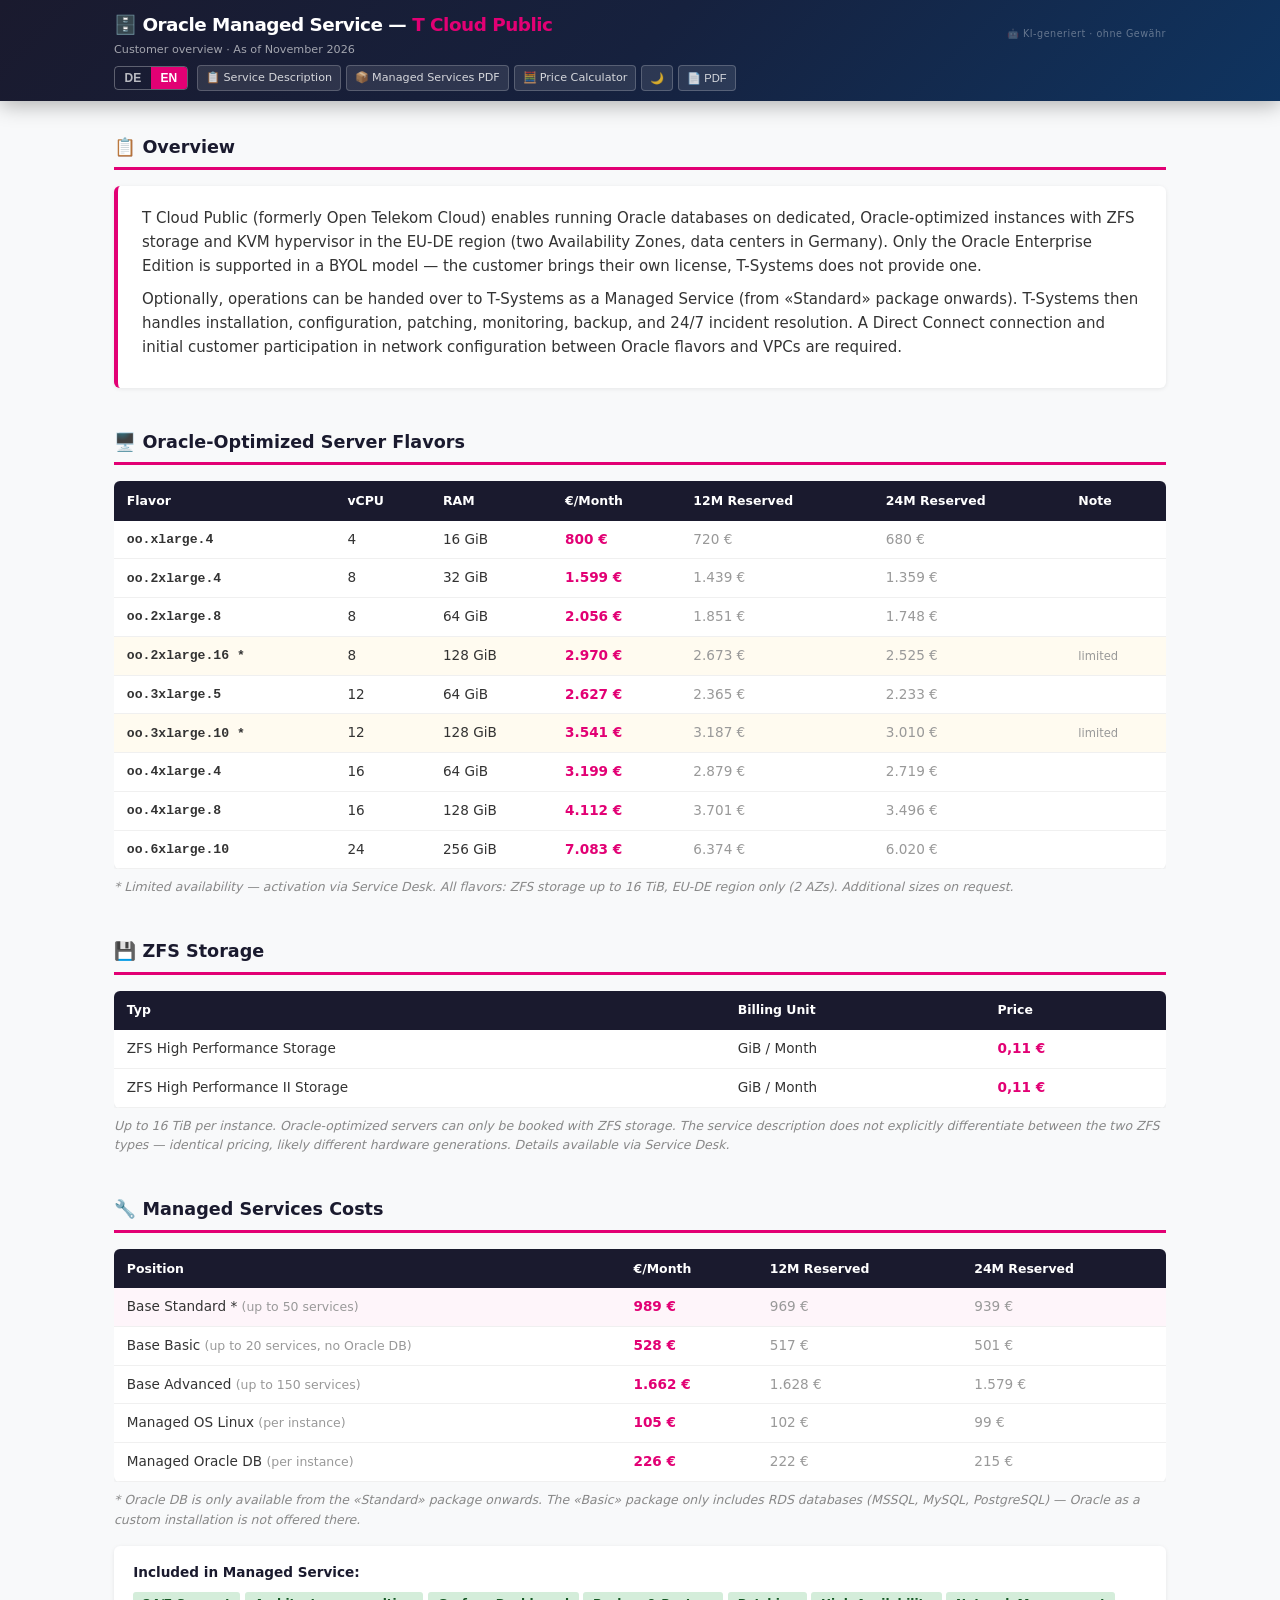
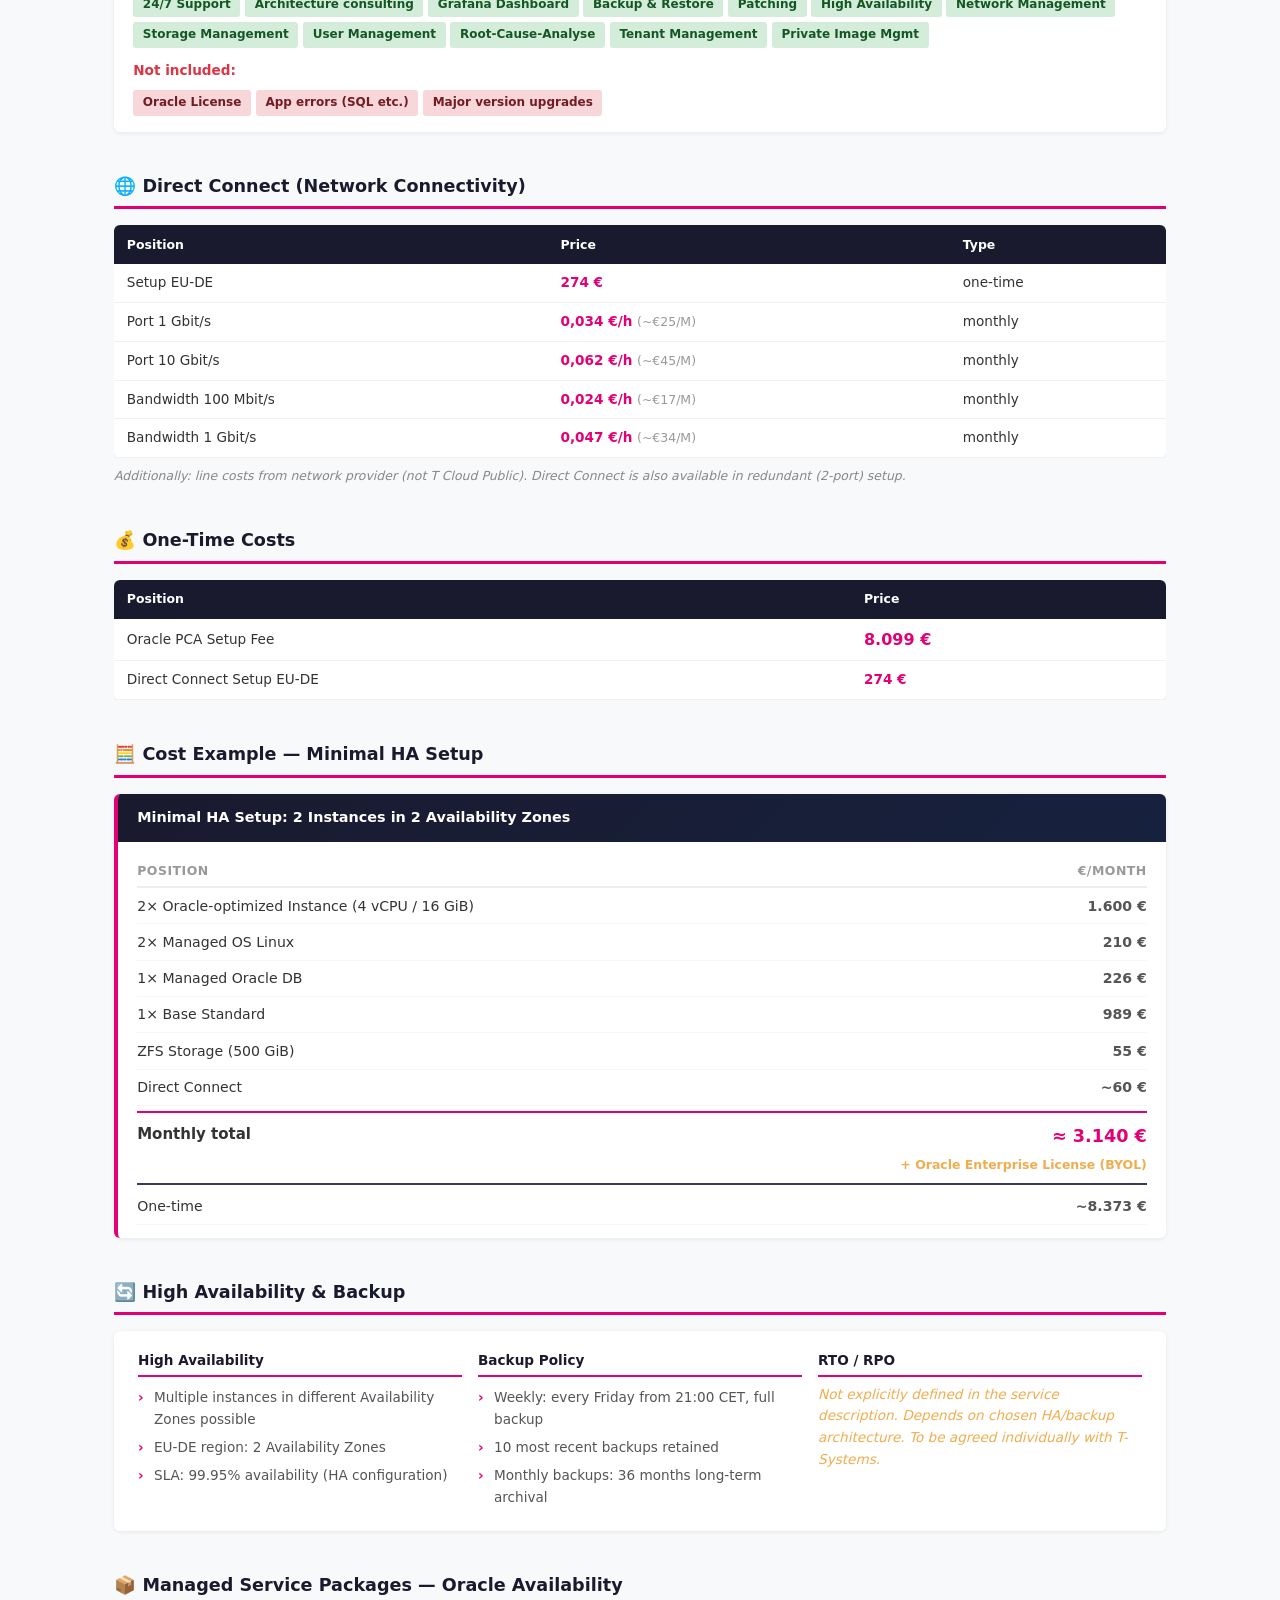
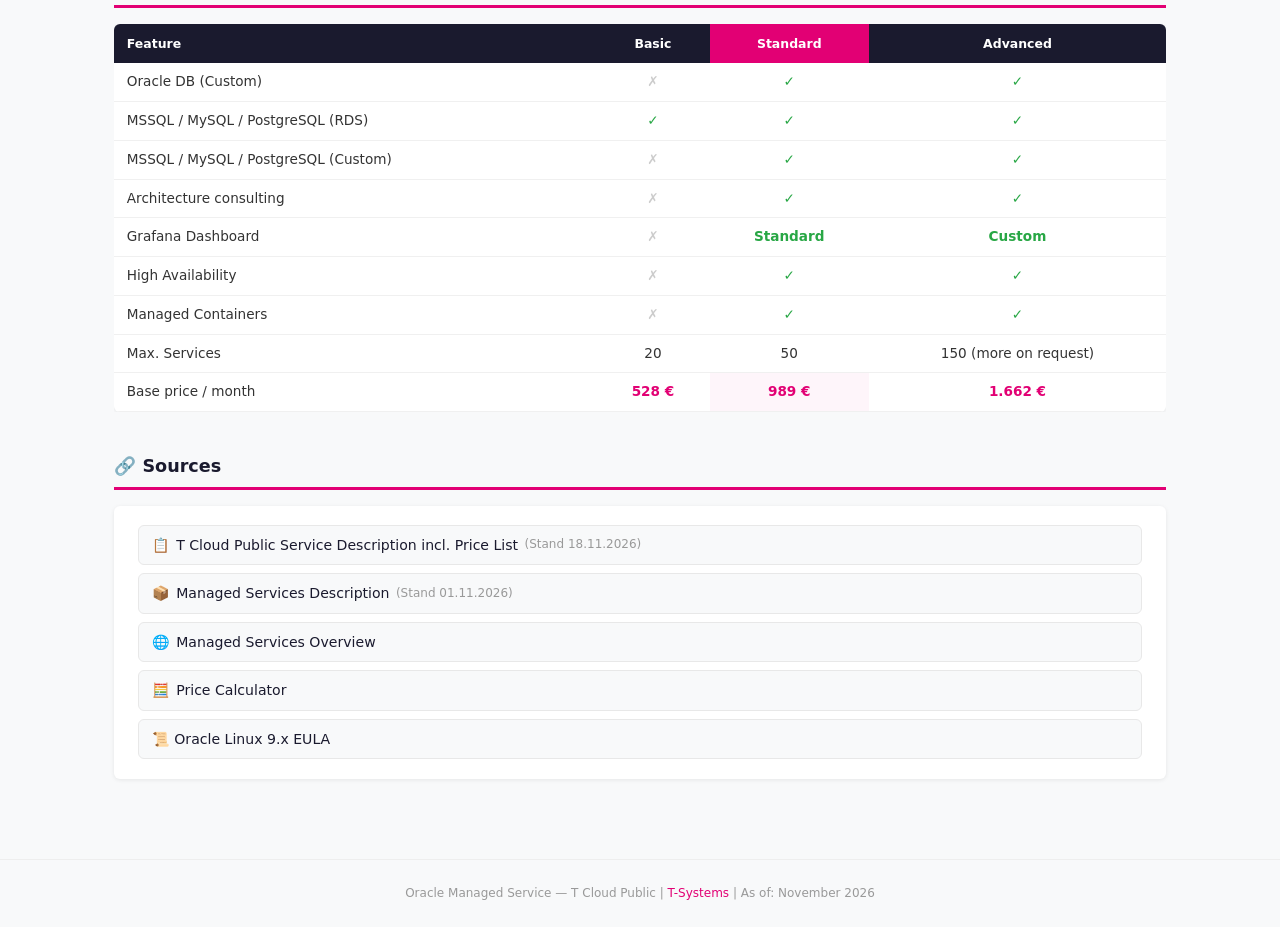
<file: oracle-managed/index.html>
<!DOCTYPE html>
<html lang="de">
<head>
<meta charset="UTF-8">
<meta name="viewport" content="width=device-width, initial-scale=1.0">
<title>Oracle Managed Service — T Cloud Public</title>
<link rel="icon" type="image/svg+xml" href="../favicon.svg">
<link rel="stylesheet" href="../css/vars.css">
<link rel="stylesheet" href="style.css">
<script>
// Apply dark mode BEFORE paint to prevent flash
// localStorage only stores manual overrides; system default always wins unless user toggled
(function() {
  var prefersDark = window.matchMedia('(prefers-color-scheme: dark)').matches;
  if (prefersDark) {
    document.documentElement.classList.add('dark');
  }
})();
</script>
</head>
<body>

<div class="header"><div class="container"><div class="header-row">
<div class="header-left"><h1>🗄️ Oracle Managed Service — <span>T Cloud Public</span></h1><div class="sub" id="subtitle">Übersicht für Kunden · Stand November 2026</div></div>
<div class="header-center"><span class="ai-hint">🤖 KI-generiert · ohne Gewähr</span></div>
<div class="header-right">
<div class="lang-toggle"><button class="lang-btn active" onclick="setLang('de')">DE</button><button class="lang-btn" onclick="setLang('en')">EN</button></div>
<div class="header-actions">
<a class="h-btn" href="https://www.t-cloud-public.com/_Resources/Persistent/0/c/0/a/0c0af34c935193d93fa3f783514ecac6c50a206d/t-cloud-public-servicedescription.pdf" target="_blank">📋 <span class="h-btn-label" data-de="Leistungsbeschreibung" data-en="Service Description">Leistungsbeschreibung</span></a>
<a class="h-btn" href="https://www.t-cloud-public.com/_Resources/Persistent/8/e/e/7/8ee7f8f775b056e25e2f0be8a6d0b285516e651a/managed-services-ueberblick.pdf" target="_blank">📦 <span class="h-btn-label" data-de="Managed Services PDF" data-en="Managed Services PDF">Managed Services PDF</span></a>
<a class="h-btn" href="https://www.t-cloud-public.com/de/preise/preisrechner" target="_blank">🧮 <span class="h-btn-label" data-de="Preisrechner" data-en="Price Calculator">Preisrechner</span></a>
<button class="h-btn" onclick="toggleDark()" id="btnDark">🌙</button>
<button class="h-btn" onclick="exportPDF()">📄 <span class="h-btn-label">PDF</span></button>
</div>
</div></div></div></div>

<div class="container main">

<!-- SECTION: Overview -->
<section class="section" id="overview">
<h2 class="section-title"><span class="sec-icon">📋</span> <span data-de="Überblick" data-en="Overview">Überblick</span></h2>
<div class="info-card highlight">
<p data-de="Die T Cloud Public (ehemals Open Telekom Cloud) ermöglicht den Betrieb von Oracle-Datenbanken auf dedizierten, Oracle-optimierten Instanzen mit ZFS-Storage und KVM-Hypervisor in der Region EU-DE (zwei Availability Zones, Rechenzentren in Deutschland). Unterstützt wird ausschließlich die Oracle Enterprise Edition im BYOL-Modell — der Kunde bringt seine eigene Lizenz mit, T-Systems stellt keine bereit." data-en="T Cloud Public (formerly Open Telekom Cloud) enables running Oracle databases on dedicated, Oracle-optimized instances with ZFS storage and KVM hypervisor in the EU-DE region (two Availability Zones, data centers in Germany). Only the Oracle Enterprise Edition is supported in a BYOL model — the customer brings their own license, T-Systems does not provide one.">Die T Cloud Public (ehemals Open Telekom Cloud) ermöglicht den Betrieb von Oracle-Datenbanken auf dedizierten, Oracle-optimierten Instanzen mit ZFS-Storage und KVM-Hypervisor in der Region EU-DE (zwei Availability Zones, Rechenzentren in Deutschland). Unterstützt wird ausschließlich die Oracle Enterprise Edition im BYOL-Modell — der Kunde bringt seine eigene Lizenz mit, T-Systems stellt keine bereit.</p>
<p data-de="Optional kann der Betrieb als Managed Service an T-Systems übergeben werden (ab Paket «Standard»). Dabei übernimmt T-Systems Installation, Konfiguration, Patching, Monitoring, Backup und 24/7-Entstörung. Voraussetzung ist eine Direct-Connect-Anbindung sowie eine initiale Mitwirkung des Kunden bei der Netzwerk-Konfiguration zwischen Oracle-Flavors und VPCs." data-en="Optionally, operations can be handed over to T-Systems as a Managed Service (from «Standard» package onwards). T-Systems then handles installation, configuration, patching, monitoring, backup, and 24/7 incident resolution. A Direct Connect connection and initial customer participation in network configuration between Oracle flavors and VPCs are required.">Optional kann der Betrieb als Managed Service an T-Systems übergeben werden (ab Paket «Standard»). Dabei übernimmt T-Systems Installation, Konfiguration, Patching, Monitoring, Backup und 24/7-Entstörung. Voraussetzung ist eine Direct-Connect-Anbindung sowie eine initiale Mitwirkung des Kunden bei der Netzwerk-Konfiguration zwischen Oracle-Flavors und VPCs.</p>
</div>
</section>

<!-- SECTION: Flavors -->
<section class="section" id="flavors">
<h2 class="section-title"><span class="sec-icon">🖥️</span> <span data-de="Oracle-optimized Server Flavors" data-en="Oracle-Optimized Server Flavors">Oracle-optimized Server Flavors</span></h2>
<div class="table-wrap">
<table class="price-table">
<thead>
<tr>
<th>Flavor</th>
<th>vCPU</th>
<th>RAM</th>
<th data-de="€/Monat" data-en="€/Month">€/Monat</th>
<th data-de="12M Reserved" data-en="12M Reserved">12M Reserved</th>
<th data-de="24M Reserved" data-en="24M Reserved">24M Reserved</th>
<th data-de="Hinweis" data-en="Note">Hinweis</th>
</tr>
</thead>
<tbody>
<tr><td class="mono">oo.xlarge.4</td><td>4</td><td>16 GiB</td><td class="price">800 €</td><td class="price dim">720 €</td><td class="price dim">680 €</td><td></td></tr>
<tr><td class="mono">oo.2xlarge.4</td><td>8</td><td>32 GiB</td><td class="price">1.599 €</td><td class="price dim">1.439 €</td><td class="price dim">1.359 €</td><td></td></tr>
<tr><td class="mono">oo.2xlarge.8</td><td>8</td><td>64 GiB</td><td class="price">2.056 €</td><td class="price dim">1.851 €</td><td class="price dim">1.748 €</td><td></td></tr>
<tr class="limited"><td class="mono">oo.2xlarge.16 *</td><td>8</td><td>128 GiB</td><td class="price">2.970 €</td><td class="price dim">2.673 €</td><td class="price dim">2.525 €</td><td class="note-cell" data-de="begrenzt" data-en="limited">begrenzt</td></tr>
<tr><td class="mono">oo.3xlarge.5</td><td>12</td><td>64 GiB</td><td class="price">2.627 €</td><td class="price dim">2.365 €</td><td class="price dim">2.233 €</td><td></td></tr>
<tr class="limited"><td class="mono">oo.3xlarge.10 *</td><td>12</td><td>128 GiB</td><td class="price">3.541 €</td><td class="price dim">3.187 €</td><td class="price dim">3.010 €</td><td class="note-cell" data-de="begrenzt" data-en="limited">begrenzt</td></tr>
<tr><td class="mono">oo.4xlarge.4</td><td>16</td><td>64 GiB</td><td class="price">3.199 €</td><td class="price dim">2.879 €</td><td class="price dim">2.719 €</td><td></td></tr>
<tr><td class="mono">oo.4xlarge.8</td><td>16</td><td>128 GiB</td><td class="price">4.112 €</td><td class="price dim">3.701 €</td><td class="price dim">3.496 €</td><td></td></tr>
<tr><td class="mono">oo.6xlarge.10</td><td>24</td><td>256 GiB</td><td class="price">7.083 €</td><td class="price dim">6.374 €</td><td class="price dim">6.020 €</td><td></td></tr>
</tbody>
</table>
</div>
<p class="table-note" data-de="* Begrenzte Verfügbarkeit — Freischaltung über Service Desk. Alle Flavors: ZFS-Storage bis 16 TiB, nur in Region EU-DE (2 AZs). Weitere Größen auf Anfrage." data-en="* Limited availability — activation via Service Desk. All flavors: ZFS storage up to 16 TiB, EU-DE region only (2 AZs). Additional sizes on request.">* Begrenzte Verfügbarkeit — Freischaltung über Service Desk. Alle Flavors: ZFS-Storage bis 16 TiB, nur in Region EU-DE (2 AZs). Weitere Größen auf Anfrage.</p>
</section>

<!-- SECTION: Storage -->
<section class="section" id="storage">
<h2 class="section-title"><span class="sec-icon">💾</span> <span data-de="ZFS Storage" data-en="ZFS Storage">ZFS Storage</span></h2>
<div class="table-wrap">
<table class="price-table">
<thead><tr><th>Typ</th><th data-de="Abrechnungseinheit" data-en="Billing Unit">Einheit</th><th data-de="Preis" data-en="Price">Preis</th></tr></thead>
<tbody>
<tr><td>ZFS High Performance Storage</td><td>GiB / <span data-de="Monat" data-en="Month">Monat</span></td><td class="price">0,11 €</td></tr>
<tr><td>ZFS High Performance II Storage</td><td>GiB / <span data-de="Monat" data-en="Month">Monat</span></td><td class="price">0,11 €</td></tr>
</tbody>
</table>
</div>
<p class="table-note" data-de="Bis zu 16 TiB pro Instanz. Oracle-optimized Servers sind nur in Verbindung mit ZFS-Storage buchbar. Die Leistungsbeschreibung differenziert nicht explizit zwischen den beiden ZFS-Typen — identischer Preis, vermutlich unterschiedliche Hardware-Generationen. Details über den Service Desk erfragen." data-en="Up to 16 TiB per instance. Oracle-optimized servers can only be booked with ZFS storage. The service description does not explicitly differentiate between the two ZFS types — identical pricing, likely different hardware generations. Details available via Service Desk.">Bis zu 16 TiB pro Instanz. Oracle-optimized Servers sind nur in Verbindung mit ZFS-Storage buchbar. Die Leistungsbeschreibung differenziert nicht explizit zwischen den beiden ZFS-Typen — identischer Preis, vermutlich unterschiedliche Hardware-Generationen. Details über den Service Desk erfragen.</p>
</section>

<!-- SECTION: Managed Services -->
<section class="section" id="managed">
<h2 class="section-title"><span class="sec-icon">🔧</span> <span data-de="Managed Services Kosten" data-en="Managed Services Costs">Managed Services Kosten</span></h2>
<div class="table-wrap">
<table class="price-table">
<thead><tr><th>Position</th><th data-de="€/Monat" data-en="€/Month">€/Monat</th><th data-de="12M Reserved" data-en="12M Reserved">12M Reserved</th><th data-de="24M Reserved" data-en="24M Reserved">24M Reserved</th></tr></thead>
<tbody>
<tr class="row-highlight"><td>Base Standard * <span class="sub-info" data-de="(bis 50 Services)" data-en="(up to 50 services)">(bis 50 Services)</span></td><td class="price">989 €</td><td class="price dim">969 €</td><td class="price dim">939 €</td></tr>
<tr><td>Base Basic <span class="sub-info" data-de="(bis 20 Services, kein Oracle DB)" data-en="(up to 20 services, no Oracle DB)">(bis 20 Services, kein Oracle DB)</span></td><td class="price">528 €</td><td class="price dim">517 €</td><td class="price dim">501 €</td></tr>
<tr><td>Base Advanced <span class="sub-info" data-de="(bis 150 Services)" data-en="(up to 150 services)">(bis 150 Services)</span></td><td class="price">1.662 €</td><td class="price dim">1.628 €</td><td class="price dim">1.579 €</td></tr>
<tr><td>Managed OS Linux <span class="sub-info" data-de="(pro Instanz)" data-en="(per instance)">(pro Instanz)</span></td><td class="price">105 €</td><td class="price dim">102 €</td><td class="price dim">99 €</td></tr>
<tr><td>Managed Oracle DB <span class="sub-info" data-de="(pro Instanz)" data-en="(per instance)">(pro Instanz)</span></td><td class="price">226 €</td><td class="price dim">222 €</td><td class="price dim">215 €</td></tr>
</tbody>
</table>
</div>
<p class="table-note" data-de="* Oracle DB ist erst ab dem Paket «Standard» verfügbar. Das Paket «Basic» enthält nur RDS-Datenbanken (MSSQL, MySQL, PostgreSQL) — Oracle als Custom-Installation wird dort nicht angeboten." data-en="* Oracle DB is only available from the «Standard» package onwards. The «Basic» package only includes RDS databases (MSSQL, MySQL, PostgreSQL) — Oracle as a custom installation is not offered there.">* Oracle DB ist erst ab dem Paket «Standard» verfügbar. Das Paket «Basic» enthält nur RDS-Datenbanken (MSSQL, MySQL, PostgreSQL) — Oracle als Custom-Installation wird dort nicht angeboten.</p>
<div class="includes-box">
<h4 data-de="Im Managed Service enthalten:" data-en="Included in Managed Service:">Im Managed Service enthalten:</h4>
<div class="tag-grid">
<span class="inc-tag">24/7 Support</span>
<span class="inc-tag" data-de="Architektur-Beratung" data-en="Architecture consulting">Architektur-Beratung</span>
<span class="inc-tag">Grafana Dashboard</span>
<span class="inc-tag">Backup & Restore</span>
<span class="inc-tag">Patching</span>
<span class="inc-tag" data-de="Hochverfügbarkeit" data-en="High Availability">Hochverfügbarkeit</span>
<span class="inc-tag" data-de="Netzwerk-Management" data-en="Network Management">Netzwerk-Management</span>
<span class="inc-tag" data-de="Speicher-Management" data-en="Storage Management">Speicher-Management</span>
<span class="inc-tag" data-de="User-Management" data-en="User Management">User-Management</span>
<span class="inc-tag">Root-Cause-Analyse</span>
<span class="inc-tag" data-de="Tenant-Management" data-en="Tenant Management">Tenant-Management</span>
<span class="inc-tag" data-de="Private Image Mgmt" data-en="Private Image Mgmt">Private Image Mgmt</span>
</div>
<h4 class="not-included" data-de="Nicht enthalten:" data-en="Not included:">Nicht enthalten:</h4>
<div class="tag-grid">
<span class="exc-tag" data-de="Oracle-Lizenz" data-en="Oracle License">Oracle-Lizenz</span>
<span class="exc-tag" data-de="App-Fehler (SQL etc.)" data-en="App errors (SQL etc.)">App-Fehler (SQL etc.)</span>
<span class="exc-tag" data-de="Major-Version-Upgrades" data-en="Major version upgrades">Major-Version-Upgrades</span>
</div>
</div>
</section>

<!-- SECTION: Direct Connect -->
<section class="section" id="network">
<h2 class="section-title"><span class="sec-icon">🌐</span> <span data-de="Direct Connect (Netzwerkanbindung)" data-en="Direct Connect (Network Connectivity)">Direct Connect (Netzwerkanbindung)</span></h2>
<div class="table-wrap">
<table class="price-table">
<thead><tr><th>Position</th><th data-de="Preis" data-en="Price">Preis</th><th data-de="Typ" data-en="Type">Typ</th></tr></thead>
<tbody>
<tr><td>Setup EU-DE</td><td class="price">274 €</td><td data-de="einmalig" data-en="one-time">einmalig</td></tr>
<tr><td>Port 1 Gbit/s</td><td class="price">0,034 €/h <span class="approx" data-de="(~25 €/M)" data-en="(~€25/M)">(~25 €/M)</span></td><td data-de="monatlich" data-en="monthly">monatlich</td></tr>
<tr><td>Port 10 Gbit/s</td><td class="price">0,062 €/h <span class="approx" data-de="(~45 €/M)" data-en="(~€45/M)">(~45 €/M)</span></td><td data-de="monatlich" data-en="monthly">monatlich</td></tr>
<tr><td>Bandwidth 100 Mbit/s</td><td class="price">0,024 €/h <span class="approx" data-de="(~17 €/M)" data-en="(~€17/M)">(~17 €/M)</span></td><td data-de="monatlich" data-en="monthly">monatlich</td></tr>
<tr><td>Bandwidth 1 Gbit/s</td><td class="price">0,047 €/h <span class="approx" data-de="(~34 €/M)" data-en="(~€34/M)">(~34 €/M)</span></td><td data-de="monatlich" data-en="monthly">monatlich</td></tr>
</tbody>
</table>
</div>
<p class="table-note" data-de="Zusätzlich: Leitungskosten vom Netzwerk-Provider (nicht T Cloud Public). Direct Connect ist auch redundant (2-Port) verfügbar." data-en="Additionally: line costs from network provider (not T Cloud Public). Direct Connect is also available in redundant (2-port) setup.">Zusätzlich: Leitungskosten vom Netzwerk-Provider (nicht T Cloud Public). Direct Connect ist auch redundant (2-Port) verfügbar.</p>
</section>

<!-- SECTION: One-time costs -->
<section class="section" id="onetime">
<h2 class="section-title"><span class="sec-icon">💰</span> <span data-de="Einmalige Kosten" data-en="One-Time Costs">Einmalige Kosten</span></h2>
<div class="table-wrap">
<table class="price-table">
<thead><tr><th>Position</th><th data-de="Preis" data-en="Price">Preis</th></tr></thead>
<tbody>
<tr><td>Oracle PCA Setup Fee</td><td class="price bold">8.099 €</td></tr>
<tr><td>Direct Connect Setup EU-DE</td><td class="price">274 €</td></tr>
</tbody>
</table>
</div>
</section>

<!-- SECTION: Example -->
<section class="section" id="example">
<h2 class="section-title"><span class="sec-icon">🧮</span> <span data-de="Rechenbeispiel — Minimal HA-Setup" data-en="Cost Example — Minimal HA Setup">Rechenbeispiel — Minimal HA-Setup</span></h2>
<div class="calc-card">
<div class="calc-header" data-de="Minimal HA-Setup: 2 Instanzen in 2 Availability Zones" data-en="Minimal HA Setup: 2 Instances in 2 Availability Zones">Minimal HA-Setup: 2 Instanzen in 2 Availability Zones</div>
<div class="calc-rows">
<div class="calc-row calc-row-header"><span>Position</span><span data-de="€/Monat" data-en="€/Month">€/Monat</span></div>
<div class="calc-row"><span data-de="2× Oracle-optimized Instance (4 vCPU / 16 GiB)" data-en="2× Oracle-optimized Instance (4 vCPU / 16 GiB)">2× Oracle-optimized Instance (4 vCPU / 16 GiB)</span><span class="calc-price">1.600 €</span></div>
<div class="calc-row"><span>2× Managed OS Linux</span><span class="calc-price">210 €</span></div>
<div class="calc-row"><span>1× Managed Oracle DB</span><span class="calc-price">226 €</span></div>
<div class="calc-row"><span>1× Base Standard</span><span class="calc-price">989 €</span></div>
<div class="calc-row"><span>ZFS Storage (500 GiB)</span><span class="calc-price">55 €</span></div>
<div class="calc-row"><span>Direct Connect</span><span class="calc-price">~60 €</span></div>
<div class="calc-total"><span data-de="Monatlich gesamt" data-en="Monthly total">Monatlich gesamt</span><span class="calc-price total">≈ 3.140 €</span></div>
<div class="calc-note" data-de="+ Oracle Enterprise Lizenz (BYOL)" data-en="+ Oracle Enterprise License (BYOL)">+ Oracle Enterprise Lizenz (BYOL)</div>
<div class="calc-row onetime"><span data-de="Einmalig" data-en="One-time">Einmalig</span><span class="calc-price">~8.373 €</span></div>
</div>
</div>
</section>

<!-- SECTION: HA & Backup -->
<section class="section" id="ha">
<h2 class="section-title"><span class="sec-icon">🔄</span> <span data-de="Hochverfügbarkeit & Backup" data-en="High Availability & Backup">Hochverfügbarkeit & Backup</span></h2>
<div class="info-card">
<div class="ha-grid">
<div class="ha-item">
<h4 data-de="Hochverfügbarkeit" data-en="High Availability">Hochverfügbarkeit</h4>
<ul>
<li data-de="Mehrere Instanzen in verschiedenen Availability Zones möglich" data-en="Multiple instances in different Availability Zones possible">Mehrere Instanzen in verschiedenen Availability Zones möglich</li>
<li data-de="Region EU-DE: 2 Availability Zones" data-en="EU-DE region: 2 Availability Zones">Region EU-DE: 2 Availability Zones</li>
<li data-de="SLA: 99,95 % Verfügbarkeit (HA-Konfiguration)" data-en="SLA: 99.95% availability (HA configuration)">SLA: 99,95 % Verfügbarkeit (HA-Konfiguration)</li>
</ul>
</div>
<div class="ha-item">
<h4 data-de="Backup-Policy" data-en="Backup Policy">Backup-Policy</h4>
<ul>
<li data-de="Wöchentlich: jeden Freitag ab 21:00 CET, vollständiges Backup" data-en="Weekly: every Friday from 21:00 CET, full backup">Wöchentlich: jeden Freitag ab 21:00 CET, vollständiges Backup</li>
<li data-de="10 letzte Sicherungen aufbewahrt" data-en="10 most recent backups retained">10 letzte Sicherungen aufbewahrt</li>
<li data-de="Monatliche Backups: 36 Monate Langzeitarchivierung" data-en="Monthly backups: 36 months long-term archival">Monatliche Backups: 36 Monate Langzeitarchivierung</li>
</ul>
</div>
<div class="ha-item">
<h4>RTO / RPO</h4>
<p class="ha-note" data-de="Nicht explizit in der Leistungsbeschreibung definiert. Abhängig von gewählter HA-/Backup-Architektur. Individuell mit T-Systems zu vereinbaren." data-en="Not explicitly defined in the service description. Depends on chosen HA/backup architecture. To be agreed individually with T-Systems.">Nicht explizit in der Leistungsbeschreibung definiert. Abhängig von gewählter HA-/Backup-Architektur. Individuell mit T-Systems zu vereinbaren.</p>
</div>
</div>
</div>
</section>

<!-- SECTION: Packages comparison -->
<section class="section" id="packages">
<h2 class="section-title"><span class="sec-icon">📦</span> <span data-de="Managed Service Pakete — Oracle-Verfügbarkeit" data-en="Managed Service Packages — Oracle Availability">Managed Service Pakete — Oracle-Verfügbarkeit</span></h2>
<div class="table-wrap">
<table class="price-table pkg-table">
<thead><tr><th data-de="Feature" data-en="Feature">Feature</th><th>Basic</th><th class="pkg-highlight">Standard</th><th>Advanced</th></tr></thead>
<tbody>
<tr><td data-de="Oracle DB (Custom)" data-en="Oracle DB (Custom)">Oracle DB (Custom)</td><td class="no">✗</td><td class="yes">✓</td><td class="yes">✓</td></tr>
<tr><td>MSSQL / MySQL / PostgreSQL (RDS)</td><td class="yes">✓</td><td class="yes">✓</td><td class="yes">✓</td></tr>
<tr><td>MSSQL / MySQL / PostgreSQL (Custom)</td><td class="no">✗</td><td class="yes">✓</td><td class="yes">✓</td></tr>
<tr><td data-de="Architektur-Beratung" data-en="Architecture consulting">Architektur-Beratung</td><td class="no">✗</td><td class="yes">✓</td><td class="yes">✓</td></tr>
<tr><td>Grafana Dashboard</td><td class="no">✗</td><td class="yes">Standard</td><td class="yes" data-de="Individuell" data-en="Custom">Individuell</td></tr>
<tr><td data-de="Hochverfügbarkeit" data-en="High Availability">Hochverfügbarkeit</td><td class="no">✗</td><td class="yes">✓</td><td class="yes">✓</td></tr>
<tr><td>Managed Containers</td><td class="no">✗</td><td class="yes">✓</td><td class="yes">✓</td></tr>
<tr><td data-de="Max. Services" data-en="Max. Services">Max. Services</td><td>20</td><td>50</td><td data-de="150 (darüber individuell)" data-en="150 (more on request)">150 (darüber individuell)</td></tr>
<tr><td data-de="Basispreis / Monat" data-en="Base price / month">Basispreis / Monat</td><td class="price">528 €</td><td class="price pkg-highlight">989 €</td><td class="price">1.662 €</td></tr>
</tbody>
</table>
</div>
</section>

<!-- SECTION: Sources -->
<section class="section" id="sources">
<h2 class="section-title"><span class="sec-icon">🔗</span> <span data-de="Quellen" data-en="Sources">Quellen</span></h2>
<div class="info-card">
<div class="source-list">
<a href="https://www.t-cloud-public.com/_Resources/Persistent/0/c/0/a/0c0af34c935193d93fa3f783514ecac6c50a206d/t-cloud-public-servicedescription.pdf" target="_blank" class="source-link">📋 <span data-de="T Cloud Public Leistungsbeschreibung inkl. Preisliste" data-en="T Cloud Public Service Description incl. Price List">T Cloud Public Leistungsbeschreibung inkl. Preisliste</span> <span class="src-date">(Stand 18.11.2026)</span></a>
<a href="https://www.t-cloud-public.com/_Resources/Persistent/8/e/e/7/8ee7f8f775b056e25e2f0be8a6d0b285516e651a/managed-services-ueberblick.pdf" target="_blank" class="source-link">📦 <span data-de="Managed Services Leistungsbeschreibung" data-en="Managed Services Description">Managed Services Leistungsbeschreibung</span> <span class="src-date">(Stand 01.11.2026)</span></a>
<a href="https://www.t-cloud-public.com/de/produkte-services/managed-services" target="_blank" class="source-link">🌐 <span data-de="Managed Services Übersicht" data-en="Managed Services Overview">Managed Services Übersicht</span></a>
<a href="https://www.t-cloud-public.com/de/preise/preisrechner" target="_blank" class="source-link">🧮 <span data-de="Preisrechner" data-en="Price Calculator">Preisrechner</span></a>
<a href="https://oss.oracle.com/ol9/EULA" target="_blank" class="source-link">📜 Oracle Linux 9.x EULA</a>
</div>
</div>
</section>

</div><!-- /container -->

<div class="footer">Oracle Managed Service — T Cloud Public | <a href="https://www.t-cloud-public.com" target="_blank">T-Systems</a> | <span data-de="Stand: November 2026" data-en="As of: November 2026">Stand: November 2026</span></div>

<script>
let lang = 'de';

function setLang(l) {
  lang = l;
  document.querySelectorAll('.lang-btn').forEach(b => b.classList.toggle('active', b.textContent.trim() === l.toUpperCase()));
  document.documentElement.lang = l;
  document.querySelectorAll('[data-' + l + ']').forEach(el => {
    const val = el.getAttribute('data-' + l);
    if (val) el.textContent = val;
  });
  document.getElementById('subtitle').textContent = l === 'de'
    ? 'Übersicht für Kunden · Stand November 2026'
    : 'Customer overview · As of November 2026';
}

function exportPDF() {
  // Temporarily force light mode for print
  const wasDark = document.body.classList.contains('dark');
  if (wasDark) {
    document.body.classList.remove('dark');
    document.documentElement.classList.remove('dark');
  }
  window.print();
  if (wasDark) {
    document.body.classList.add('dark');
    document.documentElement.classList.add('dark');
  }
}

function toggleDark() {
  const isDark = !document.body.classList.contains('dark');
  document.body.classList.toggle('dark', isDark);
  document.documentElement.classList.toggle('dark', isDark);
  document.getElementById('btnDark').textContent = isDark ? '☀️' : '🌙';
}

// Init: sync body class with <html> (set early in <head>), update button, set default lang
(function() {
  const isDark = document.documentElement.classList.contains('dark');
  if (isDark) {
    document.body.classList.add('dark');
    document.getElementById('btnDark').textContent = '☀️';
  }
  var browserLang = (navigator.language || navigator.userLanguage || 'de').substring(0, 2);
  setLang(browserLang === 'en' ? 'en' : 'de');
  // Live-sync with system theme changes
  window.matchMedia('(prefers-color-scheme: dark)').addEventListener('change', e => {
    document.documentElement.classList.toggle('dark', e.matches);
    document.body.classList.toggle('dark', e.matches);
    document.getElementById('btnDark').textContent = e.matches ? '☀️' : '🌙';
  });
})();
</script>
</body>
</html>
</file>
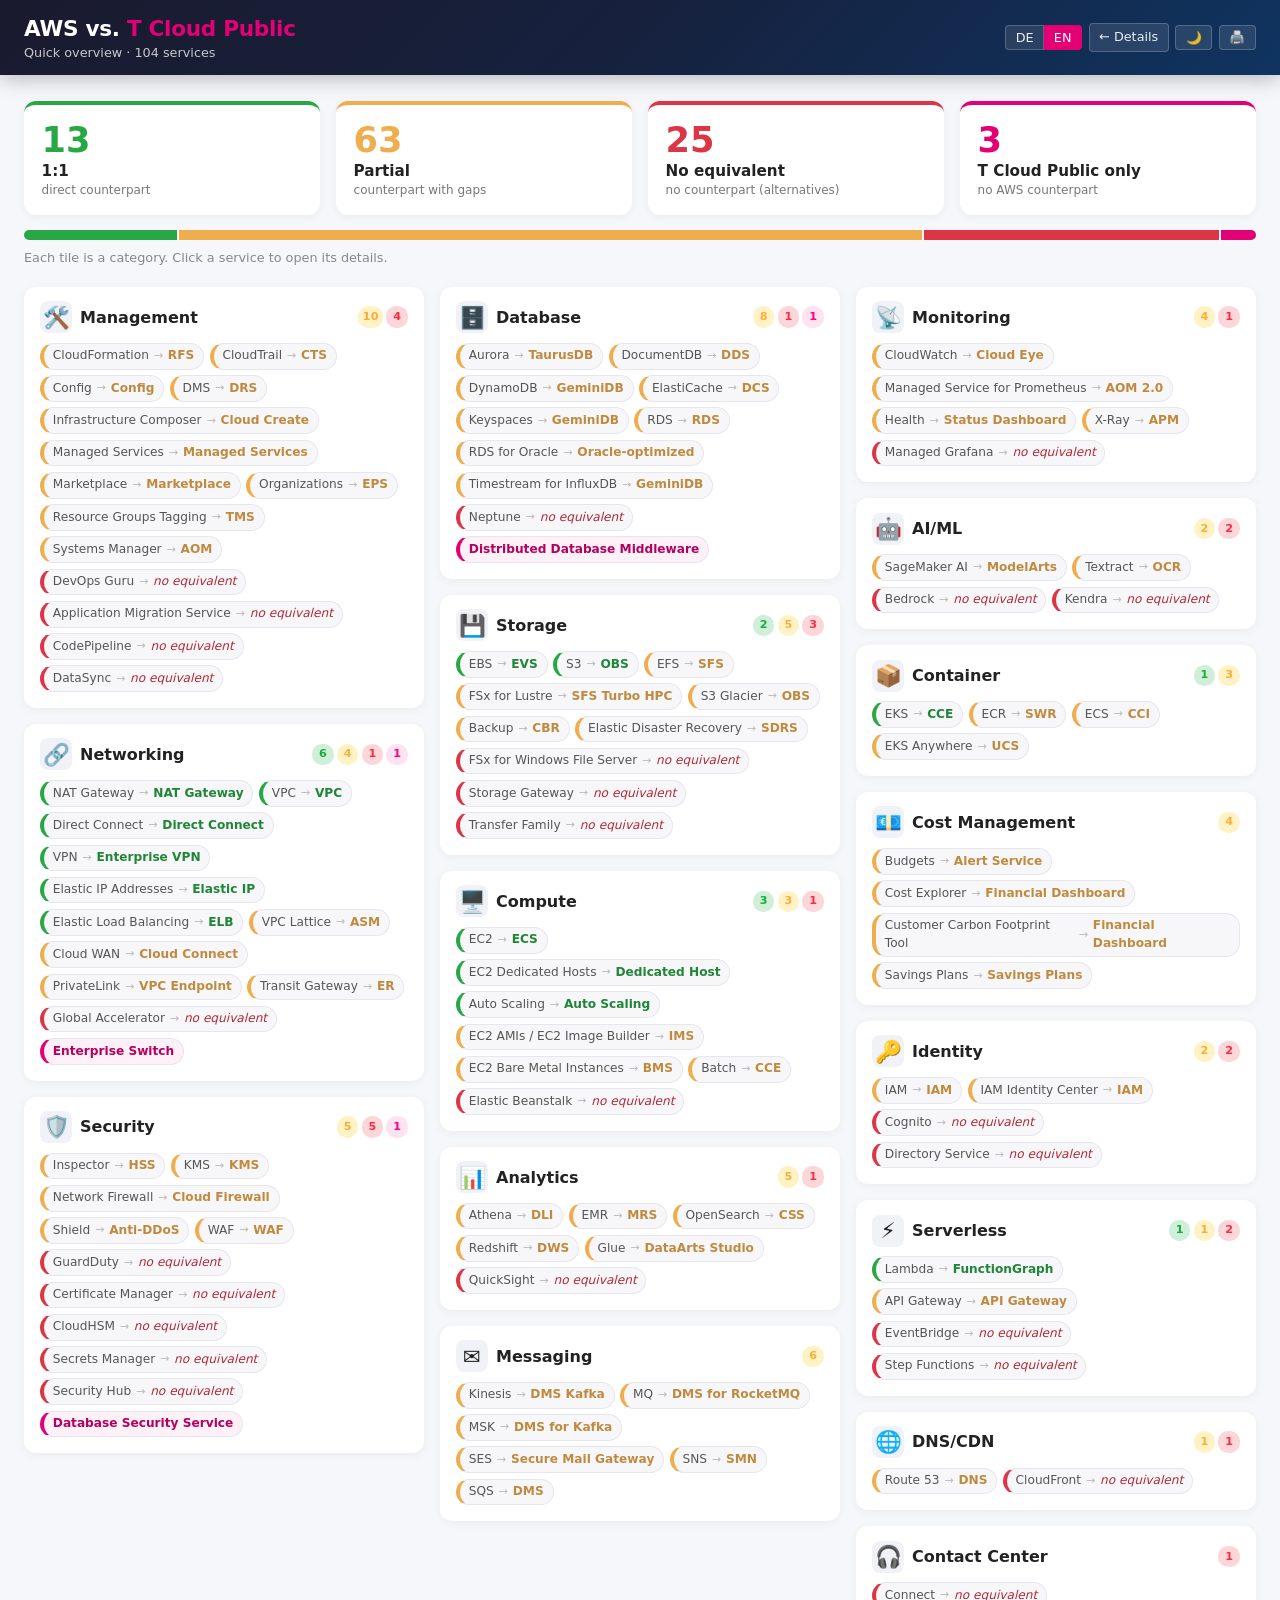
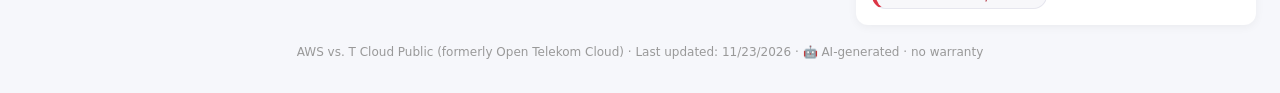
<file: overview/index.html>
<!DOCTYPE html>
<html lang="de">
<head>
<meta charset="UTF-8">
<meta name="viewport" content="width=device-width, initial-scale=1.0">
<title>Überblick – AWS vs. T Cloud Public</title>
<meta name="description" content="Kompakter Überblick: welche AWS-Services ein Pendant in T Cloud Public haben.">
<link rel="icon" type="image/svg+xml" href="../favicon.svg">
<link rel="stylesheet" href="../css/vars.css">
<link rel="stylesheet" href="overview.css">
</head>
<body>
<header class="ov-header">
  <div class="ov-wrap ov-header-row">
    <div>
      <h1>AWS vs. <span>T Cloud Public</span></h1>
      <div class="ov-sub" id="ovSub"></div>
    </div>
    <nav class="ov-actions">
      <div class="ov-lang"><button data-lang="de">DE</button><button data-lang="en">EN</button></div>
      <a class="ov-btn" href="../" id="ovBack"></a>
      <button class="ov-btn" id="ovDark" aria-label="Dark mode">🌙</button>
      <button class="ov-btn" id="ovPrint" aria-label="Print">🖨️</button>
    </nav>
  </div>
</header>

<main class="ov-wrap">
  <section class="ov-kpis" id="ovKpis"></section>
  <div class="ov-bar" id="ovBar" role="img"></div>
  <p class="ov-hint" id="ovHint"></p>
  <section class="ov-grid" id="ovGrid"></section>
</main>

<footer class="ov-footer ov-wrap" id="ovFooter"></footer>

<script src="overview.js"></script>
</body>
</html>
</file>
<file: css/vars.css>
/* ===================================================
   CSS Custom Properties (Design Tokens)
   =================================================== */
:root {
  /* Brand */
  --magenta: #E20074;
  --magenta-light: #ff4da6;
  --dark-bg: #1a1a2e;
  --dark-bg-alt: #16213e;
  --dark-border: #3a3a5e;

  /* Effort levels */
  --easy: #28a745;
  --easy-bg: #d4edda;
  --easy-bg-strong: #c3e6cb;
  --easy-dark: #155724;
  --easy-dark-text: #6fdc8c;
  --easy-dark-bg: #0d3318;

  --medium: #f0ad4e;
  --medium-bg: #fff3cd;
  --medium-bg-strong: #ffe8a1;
  --medium-dark: #856404;
  --medium-dark-text: #ffd666;
  --medium-dark-bg: #3d2e00;

  --hard: #dc3545;
  --hard-bg: #f8d7da;
  --hard-bg-strong: #f5c6cb;
  --hard-dark: #721c24;
  --hard-dark-text: #ff8080;
  --hard-dark-bg: #3d0d13;

  /* Scope */

  /* Typography */
  --font: system-ui, -apple-system, sans-serif;
  --mono: 'Courier New', monospace;

  /* Layout */
  --max-width: 1600px;
  --grid-max: 1000px;
  --radius: 6px;
  --radius-pill: 20px;

  /* Transitions (cards only) */
  --card-transition: all .2s;
  --expand-transition: max-height .35s ease;
}
</file>
<file: oracle-managed/style.css>
/* ===================================================
   Oracle Managed Service — Standalone Styles
   Uses vars.css tokens from parent AWS-vs-T-Cloud-Public
   =================================================== */

/* Base Reset & Typography */
* { margin: 0; padding: 0; box-sizing: border-box; }

body {
  font-family: var(--font);
  background: #f8f9fa;
  color: #333;
  line-height: 1.6;
  font-size: 15px;
}

/* ===================================================
   Header (matches AWS-vs-T-Cloud-Public)
   =================================================== */
.header {
  background: linear-gradient(135deg, var(--dark-bg) 0%, var(--dark-bg-alt) 50%, #0f3460 100%);
  padding: .6rem 0;
  position: sticky;
  top: 0;
  z-index: 100;
  box-shadow: 0 4px 20px rgba(0,0,0,.3);
}

.container { max-width: 1100px; margin: 0 auto; padding: 0 1.5rem; }
.container.main { padding-top: 1.5rem; padding-bottom: 2rem; }

.header-row { display: flex; align-items: center; justify-content: space-between; flex-wrap: wrap; gap: .4rem; }
.header-left h1 { color: #fff; font-size: 1.15rem; font-weight: 700; letter-spacing: -.5px; }
.header-left h1 span { color: var(--magenta); }
.header-left .sub { color: rgba(255,255,255,.6); font-size: .7rem; margin-top: .1rem; }
.header-right { display: flex; align-items: center; gap: .6rem; }
.header-center { display: flex; align-items: center; justify-content: center; }
.ai-hint { font-size: .6rem; color: rgba(255,255,255,.35); letter-spacing: .5px; }

.lang-toggle { display: flex; border-radius: 4px; overflow: hidden; border: 1px solid rgba(255,255,255,.3); }
.lang-btn { padding: .25rem .6rem; background: transparent; color: rgba(255,255,255,.7); border: none; cursor: pointer; font-weight: 600; font-size: .75rem; }
.lang-btn.active { background: var(--magenta); color: #fff; }

.header-actions { display: flex; gap: .3rem; flex-wrap: wrap; }
.h-btn { padding: .2rem .5rem; background: rgba(255,255,255,.1); color: rgba(255,255,255,.8); border: 1px solid rgba(255,255,255,.2); border-radius: 4px; cursor: pointer; font-size: .7rem; font-weight: 500; text-decoration: none; display: inline-flex; align-items: center; gap: .2rem; }
.h-btn:hover { background: rgba(255,255,255,.2); }

/* ===================================================
   Sections
   =================================================== */
.section { margin-bottom: 2rem; }

.section-title {
  font-size: 1.1rem;
  font-weight: 700;
  color: var(--dark-bg);
  padding: .5rem 0 .4rem;
  border-bottom: 3px solid var(--magenta);
  margin-bottom: 1rem;
  display: flex;
  align-items: center;
  gap: .4rem;
}
.sec-icon { font-size: 1.1rem; }

/* ===================================================
   Info Cards
   =================================================== */
.info-card {
  background: #fff;
  border-radius: var(--radius);
  padding: 1.2rem 1.5rem;
  box-shadow: 0 1px 4px rgba(0,0,0,.08);
}
.info-card.highlight {
  border-left: 4px solid var(--magenta);
}
.info-card p { margin-bottom: .6rem; }

/* Two-column boxes */
.two-col { display: grid; grid-template-columns: 1fr 1fr; gap: 1rem; margin: 1rem 0; }
.col-box {
  background: #f8f9fa;
  border-radius: var(--radius);
  padding: 1rem 1.2rem;
  border: 1px solid #e8e8e8;
  position: relative;
}
.col-label {
  position: absolute;
  top: -.6rem;
  left: .8rem;
  background: var(--magenta);
  color: #fff;
  width: 1.5rem;
  height: 1.5rem;
  border-radius: 50%;
  display: flex;
  align-items: center;
  justify-content: center;
  font-weight: 700;
  font-size: .75rem;
}
.col-box h3 { font-size: .95rem; margin-bottom: .2rem; color: var(--dark-bg); }
.col-type {
  display: inline-block;
  padding: .1rem .5rem;
  border-radius: 3px;
  font-size: .7rem;
  font-weight: 600;
  background: #fce4f0;
  color: var(--magenta);
  margin-bottom: .4rem;
}
.col-box p:last-child { font-size: .85rem; color: #555; margin-bottom: 0; }
.recommend { font-weight: 600; color: var(--magenta); font-size: .9rem; margin-top: .5rem; }

/* Req list */
.req-list { list-style: none; }
.req-list li {
  padding: .6rem .8rem;
  border-left: 3px solid var(--medium);
  margin-bottom: .5rem;
  background: var(--medium-bg);
  border-radius: 0 var(--radius) var(--radius) 0;
  font-size: .9rem;
}

/* ===================================================
   Tables
   =================================================== */
.table-wrap { overflow-x: auto; margin-bottom: .5rem; }

.price-table {
  width: 100%;
  border-collapse: collapse;
  font-size: .85rem;
  background: #fff;
  border-radius: var(--radius);
  overflow: hidden;
  box-shadow: 0 1px 4px rgba(0,0,0,.08);
}
.price-table th {
  background: var(--dark-bg);
  color: #fff;
  padding: .6rem .8rem;
  text-align: left;
  font-weight: 600;
  font-size: .78rem;
  white-space: nowrap;
}
.price-table td {
  padding: .5rem .8rem;
  border-bottom: 1px solid #f0f0f0;
}
.price-table tbody tr:hover { background: #fafafa; }

.price { font-weight: 700; color: var(--magenta); white-space: nowrap; }
.price.dim { font-weight: 500; color: #999; }
.price.bold { font-size: 1rem; }
.mono { font-family: var(--mono); font-size: .82rem; font-weight: 600; }
.approx { font-weight: 400; color: #999; font-size: .78rem; }
.sub-info { font-weight: 400; color: #999; font-size: .78rem; }

.note-cell { font-size: .72rem; color: #999; }
.note-cell.warn { color: var(--hard); font-weight: 600; }

.table-note { font-size: .78rem; color: #888; margin-top: .3rem; font-style: italic; }

tr.limited { background: #fffbf0; }
tr.deprecated { opacity: .55; }
tr.row-highlight { background: #fef5fa; }

/* Package table */
.pkg-table .yes { color: var(--easy); font-weight: 700; text-align: center; }
.pkg-table .no { color: #ccc; text-align: center; }
.pkg-table .pkg-highlight { background: #fef5fa; font-weight: 600; }
.pkg-table th.pkg-highlight { background: var(--magenta); color: #fff; }
.pkg-table td, .pkg-table th { text-align: center; }
.pkg-table td:first-child, .pkg-table th:first-child { text-align: left; }

/* all tables full width for visual consistency */

/* ===================================================
   Includes Box
   =================================================== */
.includes-box {
  background: #fff;
  border-radius: var(--radius);
  padding: 1rem 1.2rem;
  margin-top: 1rem;
  box-shadow: 0 1px 4px rgba(0,0,0,.08);
}
.includes-box h4 { font-size: .85rem; color: var(--dark-bg); margin-bottom: .5rem; }
.includes-box h4.not-included { color: var(--hard); margin-top: .8rem; }

.tag-grid { display: flex; flex-wrap: wrap; gap: .3rem; }
.inc-tag {
  padding: .2rem .6rem;
  border-radius: 3px;
  font-size: .75rem;
  font-weight: 600;
  background: var(--easy-bg);
  color: var(--easy-dark);
}
.exc-tag {
  padding: .2rem .6rem;
  border-radius: 3px;
  font-size: .75rem;
  font-weight: 600;
  background: var(--hard-bg);
  color: var(--hard-dark);
}

/* ===================================================
   Calculator Card
   =================================================== */
.calc-card {
  background: #fff;
  border-radius: var(--radius);
  box-shadow: 0 1px 4px rgba(0,0,0,.08);
  overflow: hidden;
  border-left: 4px solid var(--magenta);
}
.calc-header {
  background: linear-gradient(135deg, var(--dark-bg) 0%, var(--dark-bg-alt) 100%);
  color: #fff;
  padding: .8rem 1.2rem;
  font-weight: 600;
  font-size: .9rem;
}
.calc-rows { padding: .8rem 1.2rem; }
.calc-row {
  display: flex;
  justify-content: space-between;
  padding: .4rem 0;
  border-bottom: 1px solid #f5f5f5;
  font-size: .88rem;
}
.calc-row.calc-row-header { font-weight: 700; font-size: .78rem; color: #999; text-transform: uppercase; letter-spacing: .5px; border-bottom: 2px solid #eee; padding-bottom: .3rem; }
.calc-row.onetime { border-top: 2px solid var(--dark-border); margin-top: .5rem; padding-top: .6rem; }
.calc-price { font-weight: 600; color: #555; white-space: nowrap; }
.calc-total {
  display: flex;
  justify-content: space-between;
  padding: .6rem 0 .3rem;
  border-top: 2px solid var(--magenta);
  margin-top: .3rem;
  font-weight: 700;
}
.calc-price.total { color: var(--magenta); font-size: 1.1rem; }
.calc-note {
  text-align: right;
  font-size: .78rem;
  color: var(--medium);
  font-weight: 600;
  margin-bottom: .3rem;
}

/* ===================================================
   HA Grid
   =================================================== */
.ha-grid { display: grid; grid-template-columns: 1fr 1fr 1fr; gap: 1rem; }
.ha-item h4 { font-size: .85rem; color: var(--dark-bg); margin-bottom: .4rem; border-bottom: 2px solid var(--magenta); padding-bottom: .2rem; }
.ha-item ul { list-style: none; }
.ha-item li { font-size: .85rem; padding: .2rem 0; padding-left: 1rem; position: relative; color: #555; }
.ha-item li::before { content: "›"; position: absolute; left: 0; color: var(--magenta); font-weight: 700; }
.ha-note { font-size: .85rem; color: var(--medium); font-style: italic; }

/* ===================================================
   Sources
   =================================================== */
.source-list { display: flex; flex-direction: column; gap: .5rem; }
.source-link {
  display: flex;
  align-items: center;
  gap: .4rem;
  padding: .5rem .8rem;
  background: #f8f9fa;
  border-radius: var(--radius);
  text-decoration: none;
  color: var(--dark-bg);
  font-size: .88rem;
  font-weight: 500;
  border: 1px solid #e8e8e8;
  transition: all .15s;
}
.source-link:hover { border-color: var(--magenta); background: #fef5fa; }
.src-date { color: #999; font-size: .75rem; font-weight: 400; }

/* ===================================================
   Footer
   =================================================== */
.footer {
  text-align: center;
  padding: 1.5rem;
  color: #999;
  font-size: .75rem;
  border-top: 1px solid #eee;
  margin-top: 1rem;
}
.footer a { color: var(--magenta); text-decoration: none; }

/* ===================================================
   Dark Mode (html.dark for early <head> script, body.dark for compat)
   =================================================== */
:is(html, body).dark {
  background: #121212;
  color: #e0e0e0;
}
:is(html, body).dark .header { background: linear-gradient(135deg, #0d0d1a 0%, #111128 50%, #0a1e3d 100%); }
:is(html, body).dark .section-title { color: #fff; }
:is(html, body).dark .info-card,
:is(html, body).dark .calc-card,
:is(html, body).dark .includes-box,
:is(html, body).dark .price-table { background: #1e1e2e; }
:is(html, body).dark .info-card { box-shadow: 0 1px 4px rgba(0,0,0,.3); }
:is(html, body).dark .price-table td { border-bottom-color: #2a2a3e; }
:is(html, body).dark .price-table tbody tr:hover { background: #252538; }
:is(html, body).dark .price-table th { background: #151525; }
:is(html, body).dark .col-box { background: #252538; border-color: #3a3a5e; }
:is(html, body).dark .col-box p:last-child { color: #bbb; }
:is(html, body).dark .col-box h3 { color: #fff; }
:is(html, body).dark .req-list li { background: var(--medium-dark-bg); color: var(--medium-dark-text); border-left-color: var(--medium-dark-text); }
:is(html, body).dark .tag-cat { background: #2a2a3e; color: #aaa; }
:is(html, body).dark .card-name { color: #fff; }
:is(html, body).dark .row-val { color: #ccc; }
:is(html, body).dark .calc-row { border-bottom-color: #2a2a3e; }
:is(html, body).dark .calc-price { color: #ccc; }
:is(html, body).dark .source-link { background: #1e1e2e; border-color: #3a3a5e; color: #e0e0e0; }
:is(html, body).dark .source-link:hover { background: #252538; border-color: var(--magenta); }
:is(html, body).dark .footer { border-top-color: #2a2a3e; }
:is(html, body).dark .note-cell { color: #777; }
:is(html, body).dark tr.limited { background: #2a2518; }
:is(html, body).dark tr.row-highlight { background: #2a1a28; }
:is(html, body).dark .pkg-table .no { color: #555; }
:is(html, body).dark .pkg-table .pkg-highlight { background: #28162a; }
:is(html, body).dark .pkg-table .yes { color: var(--easy-dark-text); }
:is(html, body).dark .pkg-table td { color: #ddd; }
:is(html, body).dark .pkg-table .price { color: var(--magenta-light); }
:is(html, body).dark .includes-box h4 { color: #fff; }
:is(html, body).dark .ha-item h4 { color: #fff; }
:is(html, body).dark .ha-item li { color: #bbb; }
:is(html, body).dark .table-note { color: #666; }

:is(html, body).dark .inc-tag { background: var(--easy-dark-bg); color: var(--easy-dark-text); }
:is(html, body).dark .exc-tag { background: var(--hard-dark-bg); color: var(--hard-dark-text); }

/* ===================================================
   Responsive
   =================================================== */
@media (max-width: 768px) {
  .two-col { grid-template-columns: 1fr; }
  .ha-grid { grid-template-columns: 1fr; }
  .header-row { flex-direction: column; align-items: flex-start; }
  .header-right { width: 100%; justify-content: flex-start; flex-wrap: wrap; }
  .header-center { display: none; }
  .price-table { font-size: .78rem; }
  .price-table th, .price-table td { padding: .4rem .5rem; }
}

@media print {
  .header { position: static; box-shadow: none; }
  :is(html, body).dark { background: #fff; color: #333; }
  .h-btn, .lang-toggle, #btnDark, .header-actions { display: none !important; }
  .header { padding: .8rem 0; -webkit-print-color-adjust: exact; print-color-adjust: exact; }
  .header-left h1 { font-size: 1.3rem; }
  .section { break-inside: avoid; page-break-inside: avoid; margin-bottom: 1rem; }
  .price-table, .calc-card, .info-card, .includes-box { box-shadow: none; border: 1px solid #ddd; }
  .price-table th { -webkit-print-color-adjust: exact; print-color-adjust: exact; }
  .price { color: var(--magenta) !important; -webkit-print-color-adjust: exact; print-color-adjust: exact; }
  .footer { border-top: 1px solid #ddd; }
  body { font-size: 12px; }
  .container.main { padding-top: .5rem; }
  .section-title { font-size: 1rem; }
  .source-link { border: 1px solid #ddd; }
  .inc-tag, .exc-tag { -webkit-print-color-adjust: exact; print-color-adjust: exact; }
  tr.row-highlight { -webkit-print-color-adjust: exact; print-color-adjust: exact; }
  .pkg-table th.pkg-highlight { -webkit-print-color-adjust: exact; print-color-adjust: exact; }
}
</file>
<file: overview/overview.css>
/* ===================================================
   Overview page — uses tokens from ../css/vars.css
   =================================================== */
* { margin: 0; padding: 0; box-sizing: border-box; }
body { font-family: var(--font); background: #f6f7fb; color: #222; line-height: 1.45; }
a { color: inherit; text-decoration: none; }

:root {
  --eq-full: var(--easy);
  --eq-partial: var(--medium);
  --eq-none: var(--hard);
  --eq-tcpOnly: var(--magenta);
}

.ov-wrap { max-width: 1280px; margin: 0 auto; padding: 0 1.5rem; }

/* Header */
.ov-header { background: linear-gradient(135deg, var(--dark-bg) 0%, var(--dark-bg-alt) 50%, #0f3460 100%); color: #fff; padding: .8rem 0; box-shadow: 0 4px 20px rgba(0,0,0,.25); }
.ov-header-row { display: flex; align-items: center; justify-content: space-between; gap: 1rem; flex-wrap: wrap; }
.ov-header h1 { font-size: 1.35rem; letter-spacing: -.3px; }
.ov-header h1 span { color: var(--magenta); }
.ov-sub { font-size: .8rem; opacity: .75; }
.ov-actions { display: flex; align-items: center; gap: .4rem; }
.ov-btn, .ov-lang button { background: rgba(255,255,255,.1); color: rgba(255,255,255,.9); border: 1px solid rgba(255,255,255,.2); border-radius: 4px; padding: .25rem .6rem; font-size: .8rem; cursor: pointer; font-family: inherit; }
.ov-btn:hover, .ov-lang button:hover { background: rgba(255,255,255,.2); }
.ov-lang { display: inline-flex; }
.ov-lang button { border-radius: 0; }
.ov-lang button:first-child { border-radius: 4px 0 0 4px; }
.ov-lang button:last-child { border-radius: 0 4px 4px 0; border-left: none; }
.ov-lang button.active { background: var(--magenta); border-color: var(--magenta); color: #fff; }

/* KPIs */
.ov-kpis { display: grid; grid-template-columns: repeat(4, 1fr); gap: 1rem; margin: 1.6rem 0 .9rem; }
.ov-kpi { background: #fff; border-radius: 12px; padding: 1rem 1.1rem; box-shadow: 0 2px 10px rgba(0,0,0,.05); border-top: 4px solid var(--c); }
.ov-kpi-num { font-size: 2.2rem; font-weight: 800; color: var(--c); line-height: 1.1; }
.ov-kpi-lbl { font-weight: 700; font-size: .95rem; }
.ov-kpi-desc { font-size: .75rem; color: #777; }
.eq-full { --c: var(--eq-full); --bg: var(--easy-bg); }
.eq-partial { --c: var(--eq-partial); --bg: var(--medium-bg); }
.eq-none { --c: var(--eq-none); --bg: var(--hard-bg); }
.eq-tcpOnly { --c: var(--eq-tcpOnly); --bg: #fce4f0; }

.ov-bar { display: flex; height: 10px; border-radius: 6px; overflow: hidden; gap: 2px; }
.ov-bar span { background: var(--c); }
.ov-hint { font-size: .8rem; color: #888; margin: .6rem 0 1.2rem; }

/* Category tiles */
.ov-grid { columns: 3 340px; column-gap: 1rem; }
.ov-tile { break-inside: avoid; background: #fff; border-radius: 12px; padding: .9rem 1rem 1rem; margin-bottom: 1rem; box-shadow: 0 2px 10px rgba(0,0,0,.05); }
.ov-tile header { display: flex; align-items: center; gap: .5rem; margin-bottom: .6rem; }
.ov-icon { font-size: 1.35rem; width: 2rem; height: 2rem; display: grid; place-items: center; background: #f1f2f8; border-radius: 8px; }
.ov-tile h2 { font-size: 1rem; flex: 1; }
.ov-dots { display: flex; gap: .2rem; }
.ov-dot { min-width: 1.35rem; height: 1.35rem; padding: 0 .3rem; border-radius: 10px; background: var(--bg); color: var(--c); font-size: .7rem; font-weight: 700; display: grid; place-items: center; filter: saturate(1.2); }

.ov-chips { display: flex; flex-wrap: wrap; gap: .35rem; }
.ov-chip { display: inline-flex; align-items: center; gap: .3rem; font-size: .76rem; padding: .22rem .55rem; border-radius: 14px; background: #f7f7fa; border: 1px solid #e6e6ee; border-left: 4px solid var(--c); transition: transform .1s, box-shadow .1s; }
.ov-chip:hover { transform: translateY(-1px); box-shadow: 0 3px 8px rgba(0,0,0,.08); }
.ov-aws { color: #555; }
.ov-arrow { color: #bbb; font-size: .7rem; }
.ov-tcp { font-weight: 700; color: var(--c); filter: brightness(.8); }
.ov-none { font-weight: 500; font-style: italic; }
.ov-chip.eq-tcpOnly { background: #fdf0f6; }

.ov-footer { font-size: .75rem; color: #999; text-align: center; padding: 1.2rem 1.5rem 2rem; }

/* Dark mode */
body.dark { background: var(--dark-bg); color: #e0e0e0; }
body.dark .ov-kpi, body.dark .ov-tile { background: var(--dark-bg-alt); box-shadow: none; border: 1px solid var(--dark-border); }
body.dark .ov-kpi { border-top: 4px solid var(--c); }
body.dark .ov-kpi-desc, body.dark .ov-hint { color: #8a8aa8; }
body.dark .ov-icon { background: #23234a; }
body.dark .ov-chip { background: #1e2240; border-color: var(--dark-border); border-left-color: var(--c); }
body.dark .ov-aws { color: #b8b8d0; }
body.dark .ov-tcp { filter: brightness(1.25); }
body.dark .ov-dot { background: rgba(255,255,255,.08); }

/* Responsive */
@media (max-width: 800px) {
  .ov-kpis { grid-template-columns: repeat(2, 1fr); }
  .ov-kpi-num { font-size: 1.7rem; }
  .ov-grid { columns: 1; }
}

/* Print: one landscape page if possible */
@media print {
  @page { size: A4 landscape; margin: 10mm; }
  body { background: #fff !important; color: #222 !important; font-size: 10px; }
  body.dark .ov-kpi, body.dark .ov-tile, .ov-kpi, .ov-tile { background: #fff !important; border: 1px solid #ddd; box-shadow: none; }
  .ov-actions, .ov-hint { display: none; }
  .ov-header { background: #fff !important; color: #222; box-shadow: none; padding: 0 0 .5rem; }
  .ov-wrap { max-width: none; padding: 0; }
  .ov-kpis { margin: .5rem 0; gap: .5rem; }
  .ov-kpi { padding: .4rem .6rem; }
  .ov-kpi-num { font-size: 1.4rem; }
  .ov-grid { columns: 4; column-gap: .5rem; }
  .ov-tile { padding: .4rem .5rem; margin-bottom: .5rem; }
  .ov-chip { font-size: 8px; padding: .1rem .35rem; }
  body.dark .ov-chip, .ov-chip { background: #f7f7fa !important; border-color: #e6e6ee !important; border-left-color: var(--c) !important; }
  body.dark .ov-aws { color: #555 !important; }
  body.dark .ov-tcp { filter: brightness(.8) !important; }
  body.dark .ov-icon { background: #f1f2f8 !important; }
  body.dark .ov-kpi-desc { color: #777 !important; }
  * { -webkit-print-color-adjust: exact; print-color-adjust: exact; }
}
</file>
